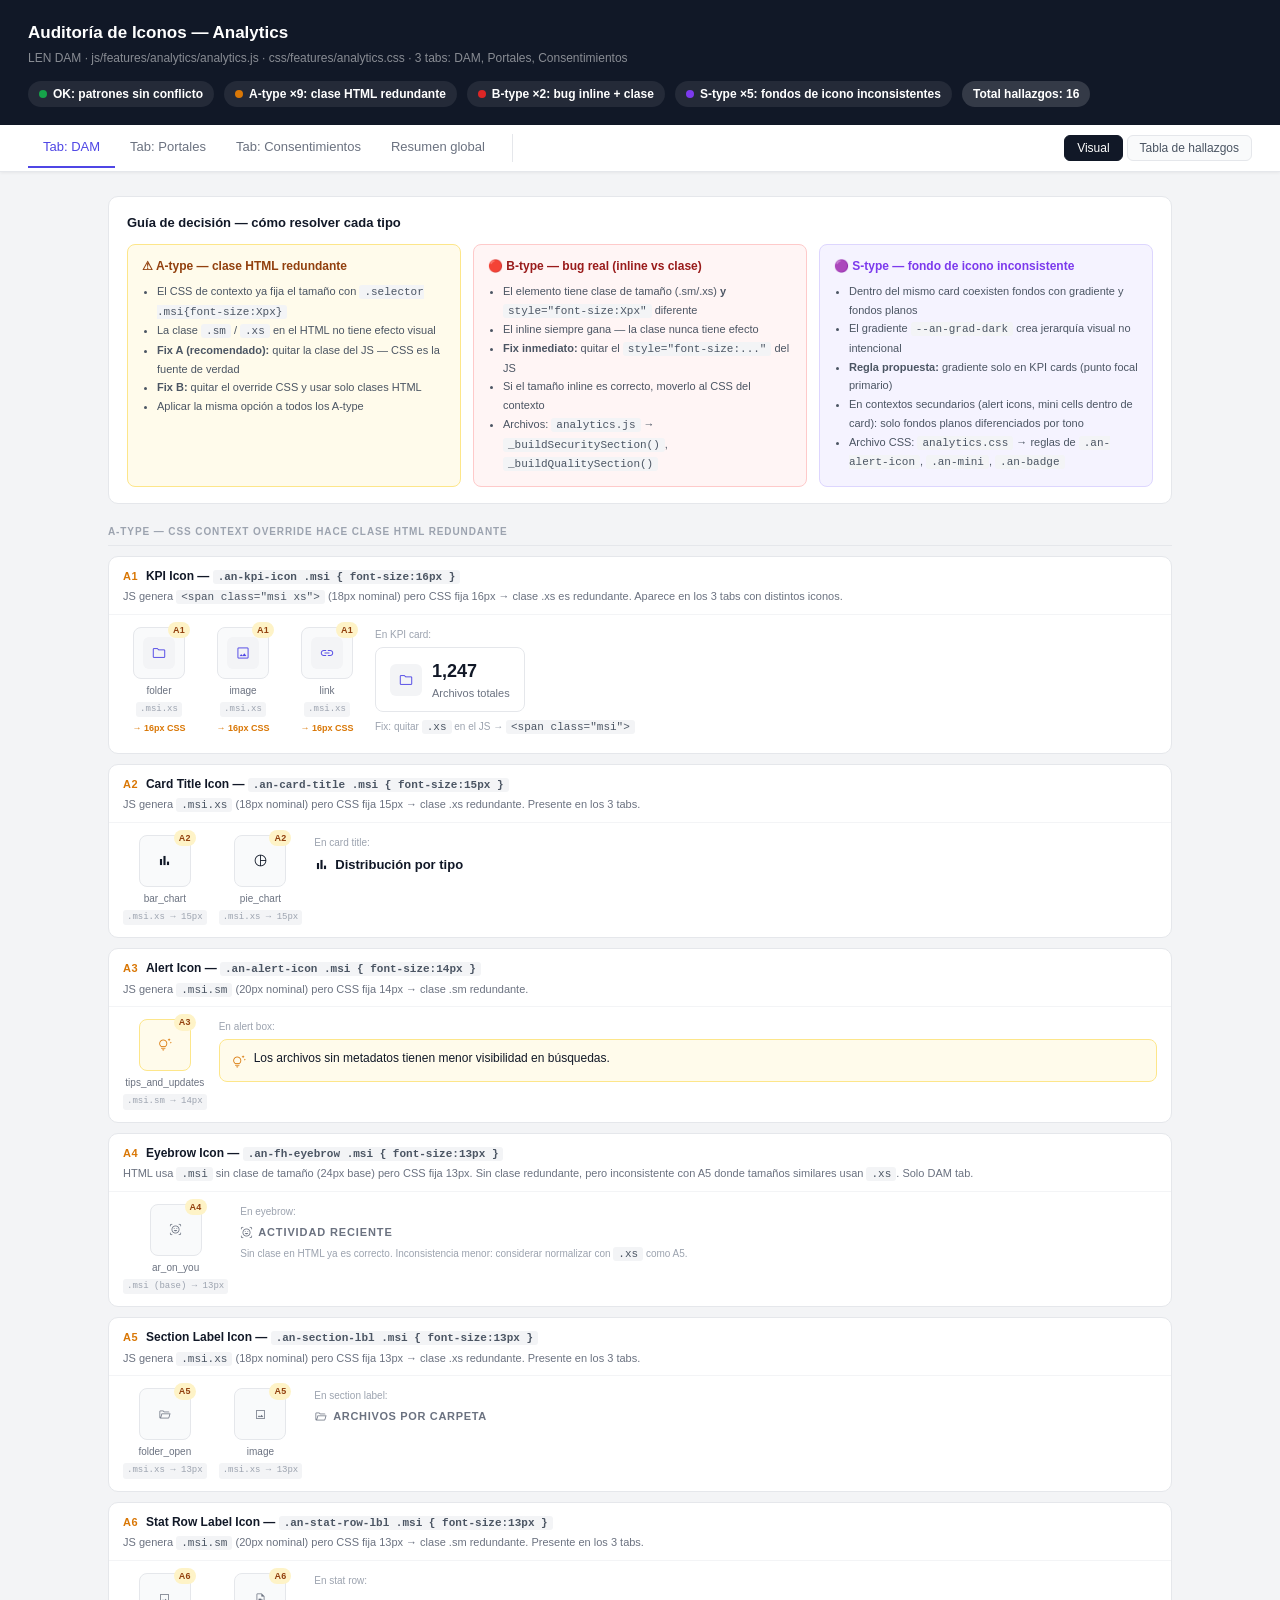
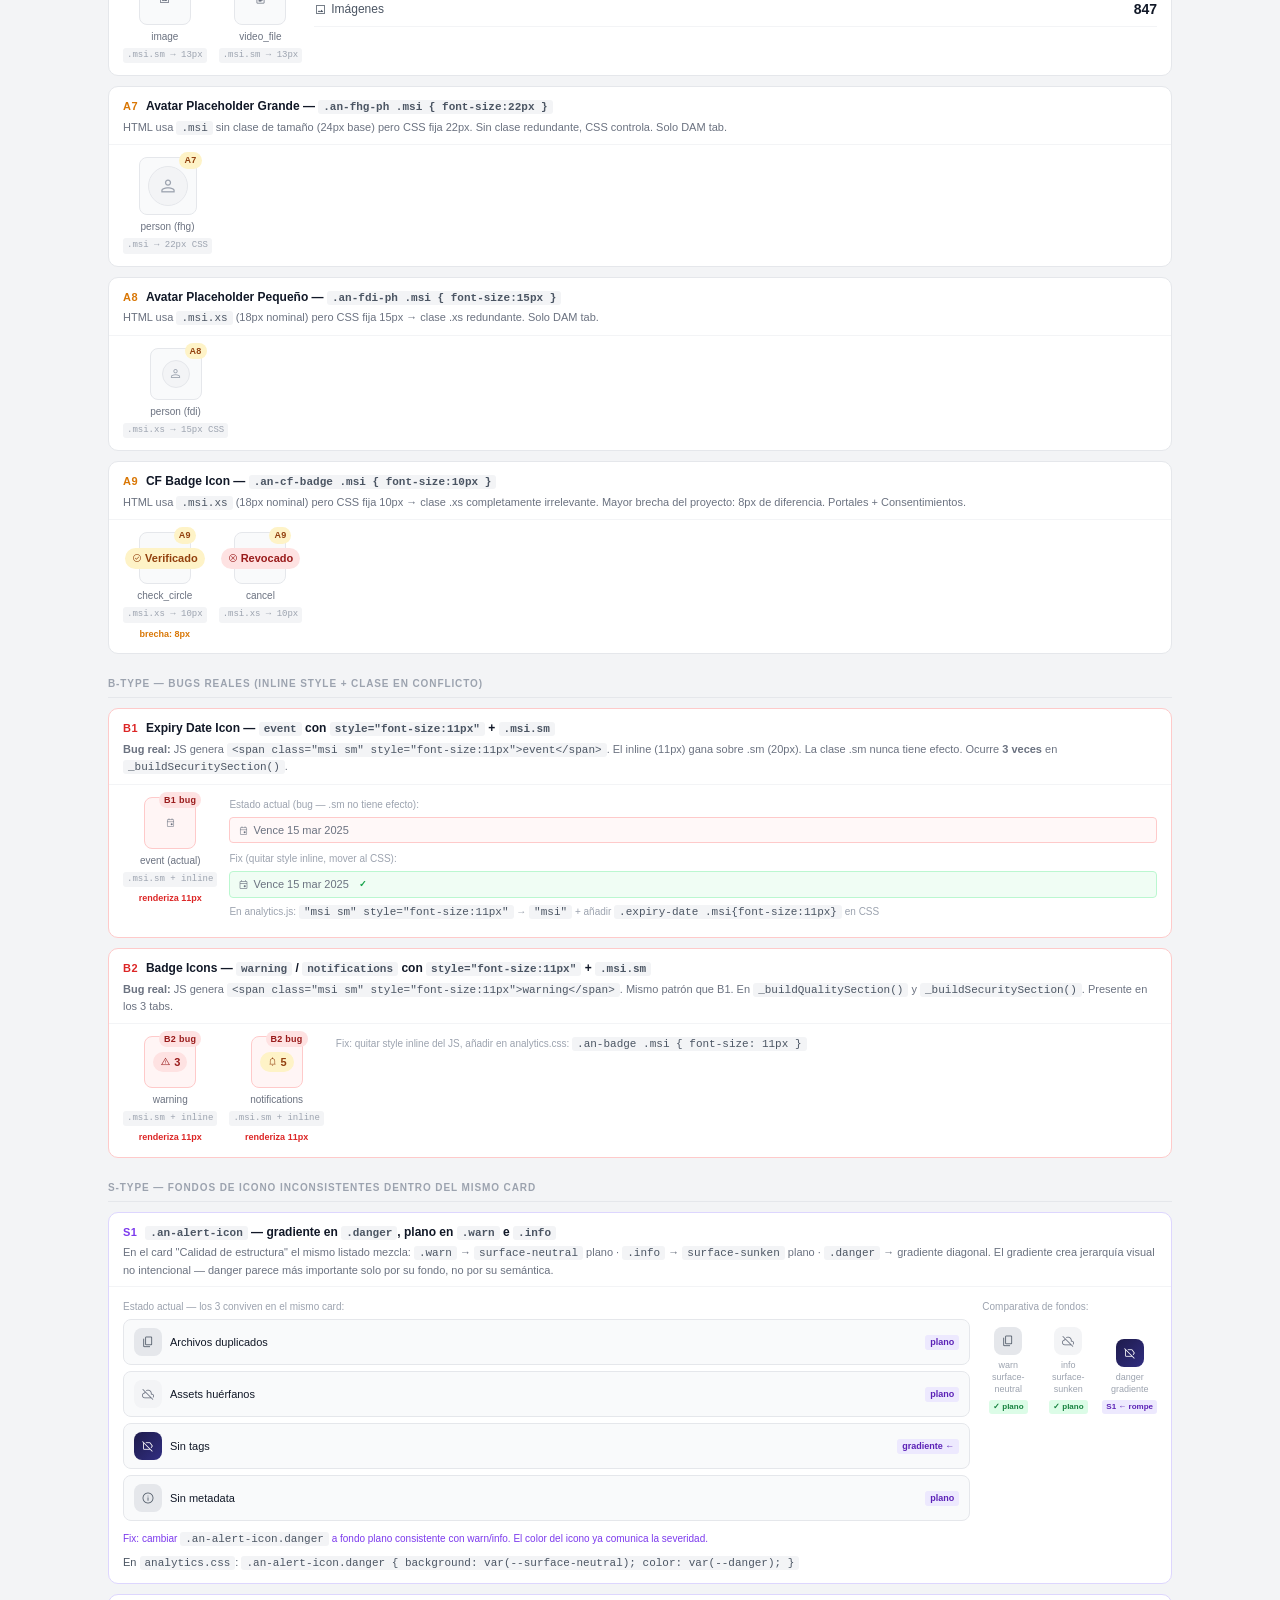
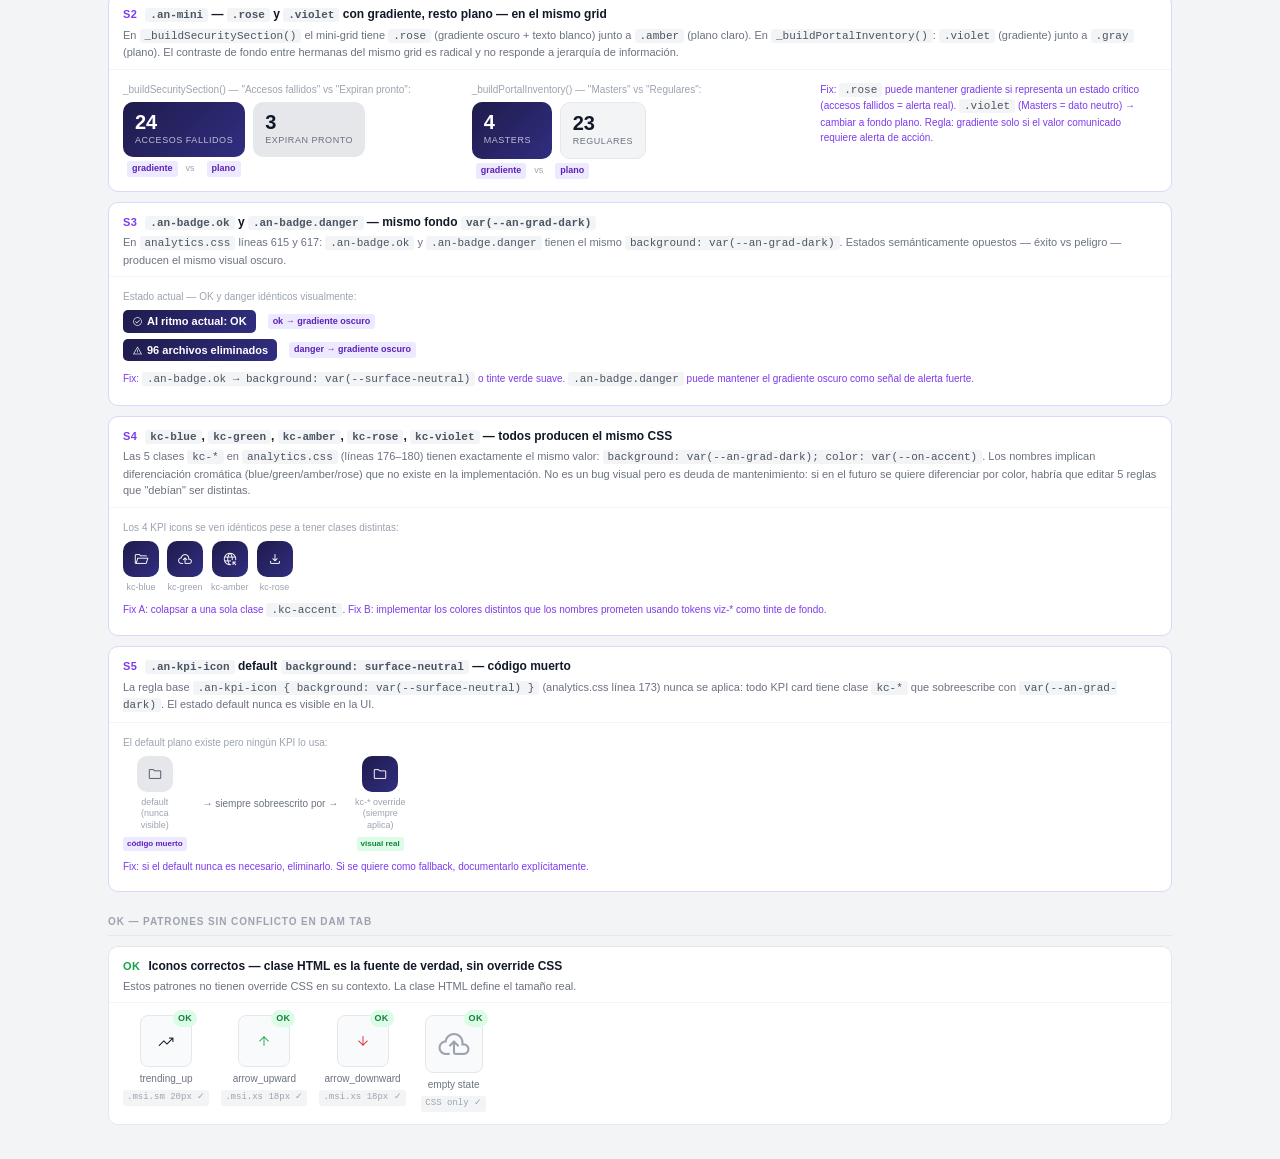
<file: icon-audit-analytics.html>
<!DOCTYPE html>
<html lang="es">
<head>
<meta charset="UTF-8">
<meta name="viewport" content="width=device-width, initial-scale=1.0">
<title>Auditoría de Iconos — Analytics · LEN DAM</title>
<link rel="stylesheet" href="https://fonts.googleapis.com/css2?family=Material+Symbols+Outlined:opsz,wght,FILL,GRAD@20..48,100..700,0..1,-50..200" />
<style>
/* === TOKENS (mirrored from css/tokens.css, light mode) === */
:root {
  --font-ui: 'Inter', -apple-system, BlinkMacSystemFont, sans-serif;
  --g50:#f9fafb;--g100:#f3f4f6;--g200:#e5e7eb;--g300:#d1d5db;
  --g400:#9ca3af;--g500:#6b7280;--g600:#4b5563;--g700:#374151;
  --g800:#1f2937;--g900:#111827;
  --accent:#4f46e5;--accent-soft:rgba(79,70,229,.12);
  --on-accent:#fff;--on-accent-faint:rgba(255,255,255,.55);--on-accent-muted:rgba(255,255,255,.75);
  --text:#111827;--text-secondary:#4b5563;--text-muted:#6b7280;--text-faint:#9ca3af;
  --surface:#fff;--surface-1:#f9fafb;--surface-sunken:#f3f4f6;
  --border:#e5e7eb;--border-strong:#d1d5db;
  --danger:#dc2626;--success:#16a34a;--warning:#b45309;
  --radius:8px;
  --viz-1:#4f46e5;--viz-2:#0ea5e9;--viz-3:#10b981;--viz-4:#f59e0b;--viz-5:#ef4444;--viz-6:#8b5cf6;
  /* audit palette */
  --tag-ok:#16a34a;--tag-ok-bg:#dcfce7;--tag-ok-text:#15803d;
  --tag-a:#d97706;--tag-a-bg:#fef3c7;--tag-a-text:#92400e;
  --tag-b:#dc2626;--tag-b-bg:#fee2e2;--tag-b-text:#991b1b;
  --tag-s:#7c3aed;--tag-s-bg:#ede9fe;--tag-s-text:#5b21b6;
  /* app gradient token replicas */
  --an-grad-dark: linear-gradient(135deg, #1e1b4b 0%, #312e81 100%);
}
*{box-sizing:border-box;margin:0;padding:0}
body{font-family:var(--font-ui);background:var(--g100);color:var(--text);font-size:14px;line-height:1.5}
code{font-family:'Courier New',monospace;font-size:11px;background:var(--g100);padding:1px 5px;border-radius:3px;color:var(--text-secondary)}

/* Material Symbols */
.msi{font-family:'Material Symbols Outlined';font-weight:400;font-style:normal;line-height:1;letter-spacing:normal;text-transform:none;display:inline-block;white-space:nowrap;direction:ltr;-webkit-font-smoothing:antialiased;font-variation-settings:'opsz' 24,'wght' 300,'FILL' 0,'GRAD' -25;font-size:24px;vertical-align:middle}
.msi.sm{font-size:20px;font-variation-settings:'opsz' 20,'wght' 300,'FILL' 0,'GRAD' -25}
.msi.xs{font-size:18px;font-variation-settings:'opsz' 18,'wght' 300,'FILL' 0,'GRAD' -25}

/* === HEADER === */
.audit-header{background:var(--g900);color:#fff;padding:20px 28px 18px}
.audit-header h1{font-size:17px;font-weight:700;margin-bottom:3px}
.audit-header p{font-size:12px;color:rgba(255,255,255,.5);margin-bottom:14px}
.stats-bar{display:flex;gap:10px;flex-wrap:wrap}
.stat-pill{display:inline-flex;align-items:center;gap:6px;background:rgba(255,255,255,.08);border-radius:20px;padding:4px 11px;font-size:12px;font-weight:600}
.dot{width:8px;height:8px;border-radius:50%;flex-shrink:0}
.dot-ok{background:var(--tag-ok)}
.dot-a{background:var(--tag-a)}
.dot-b{background:var(--tag-b)}
.dot-s{background:var(--tag-s)}

/* === CONTROL BAR === */
.controls{background:var(--surface);border-bottom:1px solid var(--border);padding:0 28px;display:flex;align-items:center;gap:0;position:sticky;top:0;z-index:100;box-shadow:0 1px 3px rgba(0,0,0,.06)}
.tab-bar{display:flex}
.tab-btn{padding:12px 15px;border:none;background:none;cursor:pointer;font-size:13px;font-weight:500;color:var(--text-muted);border-bottom:2px solid transparent;transition:all .15s;font-family:var(--font-ui);white-space:nowrap}
.tab-btn.active{color:var(--accent);border-bottom-color:var(--accent)}
.ctrl-sep{width:1px;height:28px;background:var(--border);margin:0 12px;align-self:center;flex-shrink:0}
.view-toggle{display:flex;gap:4px;margin-left:auto;padding:10px 0}
.view-btn{padding:5px 12px;border-radius:6px;border:1px solid var(--border);background:var(--surface-1);font-size:12px;font-weight:500;cursor:pointer;color:var(--text-secondary);font-family:var(--font-ui);transition:all .15s}
.view-btn.active{background:var(--g900);color:#fff;border-color:var(--g900)}

/* === MAIN === */
.main{padding:24px 28px;max-width:1120px;margin:0 auto}
.tab-content{display:none}
.tab-content.active{display:block}
.view-pane{display:none}
.view-pane.active{display:block}

/* === SECTION HEADERS === */
.sh{font-size:10px;font-weight:700;text-transform:uppercase;letter-spacing:.09em;color:var(--text-faint);margin:22px 0 10px;padding-bottom:6px;border-bottom:1px solid var(--border)}
.sh:first-child{margin-top:0}

/* === PATTERN CARDS === */
.pcard{background:var(--surface);border:1px solid var(--border);border-radius:10px;margin-bottom:10px;overflow:hidden}
.pcard-head{padding:10px 14px 0;display:flex;align-items:baseline;gap:8px}
.pcard-id{font-size:11px;font-weight:800;letter-spacing:.04em}
.pcard-id.ok{color:var(--tag-ok)}
.pcard-id.a{color:var(--tag-a)}
.pcard-id.b{color:var(--tag-b)}
.pcard-title{font-size:12px;font-weight:600;color:var(--text)}
.pcard-note{padding:3px 14px 8px;font-size:11px;color:var(--text-muted);line-height:1.5}
.pcard-body{padding:12px 14px;display:flex;flex-wrap:wrap;gap:12px;align-items:flex-start;border-top:1px solid var(--g100)}

/* === ICON SPECIMENS === */
.specimen{display:flex;flex-direction:column;align-items:center;gap:5px;min-width:72px}
.specimen-box{position:relative;width:52px;height:52px;border-radius:8px;background:var(--g50);border:1px solid var(--border);display:flex;align-items:center;justify-content:center}
.specimen-box.bug-bg{background:#fff5f5;border-color:#fecaca}
.btag{position:absolute;top:-6px;right:-6px;font-size:9px;font-weight:800;padding:2px 5px;border-radius:20px;letter-spacing:.03em;line-height:1.4;white-space:nowrap}
.btag.ok{background:var(--tag-ok-bg);color:var(--tag-ok-text)}
.btag.a{background:var(--tag-a-bg);color:var(--tag-a-text)}
.btag.b{background:var(--tag-b-bg);color:var(--tag-b-text)}
.btag.s{background:var(--tag-s-bg);color:var(--tag-s-text)}
.spec-name{font-size:10px;color:var(--text-muted);text-align:center;line-height:1.3}
.spec-code{font-size:9px;font-family:'Courier New',monospace;color:var(--text-faint);text-align:center;background:var(--g100);padding:1px 4px;border-radius:3px}
.spec-px{font-size:9px;font-weight:700;color:var(--tag-a)}
.spec-px.bug{color:var(--tag-b)}

/* === DEMO COMPONENTS === */
.demo-wrap{flex:1;min-width:220px}
.demo-label{font-size:10px;color:var(--text-faint);margin-bottom:5px}
.kpi-demo{display:inline-flex;align-items:center;gap:10px;background:var(--surface);border:1px solid var(--border);border-radius:8px;padding:10px 14px}
.kpi-icon-box{width:32px;height:32px;border-radius:6px;background:var(--surface-sunken);display:flex;align-items:center;justify-content:center}
.kpi-val{font-size:18px;font-weight:700}
.kpi-lbl{font-size:11px;color:var(--text-muted)}
.card-title-demo{display:flex;align-items:center;gap:6px;font-size:13px;font-weight:600}
.sec-lbl-demo{display:flex;align-items:center;gap:6px;font-size:11px;font-weight:600;text-transform:uppercase;letter-spacing:.06em;color:var(--text-muted)}
.alert-demo{display:flex;align-items:flex-start;gap:8px;background:#fffbeb;border:1px solid #fde68a;border-radius:8px;padding:10px 12px}
.alert-txt{font-size:12px;line-height:1.4}
.eyebrow-demo{display:flex;align-items:center;gap:5px;font-size:11px;font-weight:700;text-transform:uppercase;letter-spacing:.08em;color:var(--text-muted)}
.stat-row-demo{display:flex;align-items:center;padding:6px 0;border-bottom:1px solid var(--g100)}
.stat-lbl{display:flex;align-items:center;gap:4px;font-size:12px;color:var(--text-secondary);flex:1}
.badge-demo{display:inline-flex;align-items:center;gap:3px;font-size:11px;font-weight:600;padding:2px 7px;border-radius:20px}
.badge-warn{background:#fef3c7;color:#92400e}
.badge-danger{background:#fee2e2;color:#991b1b}
.fhg-ph{width:40px;height:40px;border-radius:50%;background:var(--surface-sunken);border:1px solid var(--border);display:flex;align-items:center;justify-content:center}
.fdi-ph{width:28px;height:28px;border-radius:50%;background:var(--surface-sunken);border:1px solid var(--border);display:flex;align-items:center;justify-content:center}
.bug-row{display:flex;align-items:center;gap:4px;font-size:11px;color:var(--text-muted);background:#fff8f8;border:1px solid #fecaca;border-radius:4px;padding:4px 8px}
.fix-row{display:flex;align-items:center;gap:4px;font-size:11px;color:var(--text-muted);background:#f0fdf4;border:1px solid #bbf7d0;border-radius:4px;padding:4px 8px;margin-top:5px}

/* === DECISION GUIDE === */
.guide{background:var(--surface);border:1px solid var(--border);border-radius:10px;padding:16px 18px;margin-bottom:20px}
.guide-title{font-size:13px;font-weight:700;margin-bottom:12px}
.guide-grid{display:grid;grid-template-columns:1fr 1fr;gap:12px}
@media(max-width:600px){.guide-grid{grid-template-columns:1fr}}
.guide-card{border-radius:8px;padding:12px 14px}
.guide-card.ac{background:#fffbeb;border:1px solid #fde68a}
.guide-card.bc{background:#fff5f5;border:1px solid #fecaca}
.guide-card-h{font-size:12px;font-weight:700;margin-bottom:7px}
.guide-card-h.ac{color:#92400e}
.guide-card-h.bc{color:#991b1b}
.guide-card ul{font-size:11px;color:var(--text-secondary);line-height:1.7;padding-left:15px}

/* === FINDINGS TABLE === */
.filter-bar{display:flex;gap:6px;flex-wrap:wrap;margin-bottom:14px}
.fbtn{font-size:11px;font-weight:600;padding:4px 11px;border-radius:20px;border:1px solid var(--border);background:var(--surface);cursor:pointer;color:var(--text-secondary);font-family:var(--font-ui);transition:all .15s}
.fbtn.active{background:var(--g800);color:#fff;border-color:var(--g800)}
.fbtn.fa.active{background:var(--tag-a);border-color:var(--tag-a);color:#fff}
.fbtn.fb.active{background:var(--tag-b);border-color:var(--tag-b);color:#fff}
.fbtn.fok.active{background:var(--tag-ok);border-color:var(--tag-ok);color:#fff}
.ftable{width:100%;border-collapse:collapse;background:var(--surface);border-radius:10px;overflow:hidden;border:1px solid var(--border);font-size:12px}
.ftable th{font-size:10px;font-weight:700;text-transform:uppercase;letter-spacing:.06em;color:var(--text-muted);padding:9px 11px;text-align:left;background:var(--surface-1);border-bottom:1px solid var(--border);white-space:nowrap}
.ftable td{padding:8px 11px;border-bottom:1px solid var(--g100);vertical-align:top}
.ftable tr:last-child td{border-bottom:none}
.ftable tr:hover td{background:var(--g50)}
.ftable tr[data-verdict="b"] td{background:#fffafa}
.ftable tr[data-verdict="b"]:hover td{background:#fff5f5}
.vbadge{display:inline-flex;align-items:center;gap:3px;font-size:10px;font-weight:700;padding:2px 7px;border-radius:20px;white-space:nowrap}
.vbadge.ok{background:var(--tag-ok-bg);color:var(--tag-ok-text)}
.vbadge.a{background:var(--tag-a-bg);color:var(--tag-a-text)}
.vbadge.b{background:var(--tag-b-bg);color:var(--tag-b-text)}
.vbadge.s{background:var(--tag-s-bg);color:var(--tag-s-text)}

/* S-type: icon support backgrounds demo */
.support-compare{display:flex;gap:8px;flex-wrap:wrap;align-items:flex-end}
.support-item{display:flex;flex-direction:column;align-items:center;gap:5px}
.support-box{width:36px;height:36px;border-radius:10px;display:flex;align-items:center;justify-content:center;position:relative}
.support-box.grad{background:var(--an-grad-dark);color:#fff}
.support-box.flat-neutral{background:var(--g200);color:var(--text-secondary)}
.support-box.flat-sunken{background:var(--g100);color:var(--text-muted)}
.support-box.flat-surface{background:var(--surface);border:1px solid var(--border);color:var(--text-muted)}
.support-label{font-size:9px;color:var(--text-faint);text-align:center;line-height:1.3;max-width:52px}
.support-verdict{font-size:8px;font-weight:700;padding:1px 4px;border-radius:3px;text-align:center}
.support-verdict.same-card{background:var(--tag-s-bg);color:var(--tag-s-text)}
.support-verdict.ok-v{background:var(--tag-ok-bg);color:var(--tag-ok-text)}

/* mini cell demos */
.mini-demo{border-radius:10px;padding:10px 12px;display:inline-flex;flex-direction:column;gap:2px;min-width:80px}
.mini-demo.grad{background:var(--an-grad-dark)}
.mini-demo.flat-n{background:var(--g200)}
.mini-demo.flat-s{background:var(--g100);border:1px solid var(--border)}
.mini-val{font-size:20px;font-weight:700;line-height:1;color:var(--text)}
.mini-val.inv{color:#fff}
.mini-lbl{font-size:9px;color:var(--text-muted);text-transform:uppercase;letter-spacing:.06em}
.mini-lbl.inv{color:rgba(255,255,255,.7)}

/* badge demos */
.badge-compare{display:flex;gap:8px;align-items:center;flex-wrap:wrap}
.b-demo{display:inline-flex;align-items:center;gap:4px;font-size:11px;font-weight:600;padding:3px 9px;border-radius:5px}
.b-demo.grad{background:var(--an-grad-dark);color:#fff}
.b-demo.flat{background:var(--g200);color:var(--text)}
.b-demo.flat-s{background:var(--g100);border:1px solid var(--border);color:var(--text-secondary)}

.same-card-tag{font-size:9px;font-weight:700;background:var(--tag-s-bg);color:var(--tag-s-text);padding:1px 5px;border-radius:3px;margin-left:4px}
.fix-cell{font-size:11px;color:var(--text-secondary);line-height:1.5;max-width:260px}
.px-bug{color:var(--tag-b);font-weight:700}

/* === SUMMARY TABLE === */
.sum-table{width:100%;border-collapse:collapse;font-size:12px;background:var(--surface);border-radius:10px;overflow:hidden;border:1px solid var(--border)}
.sum-table th{font-size:10px;font-weight:700;text-transform:uppercase;letter-spacing:.06em;color:var(--text-muted);padding:8px 11px;background:var(--surface-1);border-bottom:1px solid var(--border);text-align:left}
.sum-table td{padding:7px 11px;border-bottom:1px solid var(--g100)}
.sum-table tr:last-child td{border-bottom:none}
</style>
</head>
<body>

<div class="audit-header">
  <h1>Auditoría de Iconos — Analytics</h1>
  <p>LEN DAM · js/features/analytics/analytics.js · css/features/analytics.css · 3 tabs: DAM, Portales, Consentimientos</p>
  <div class="stats-bar">
    <div class="stat-pill"><div class="dot dot-ok"></div>OK: patrones sin conflicto</div>
    <div class="stat-pill"><div class="dot dot-a"></div>A-type ×9: clase HTML redundante</div>
    <div class="stat-pill"><div class="dot dot-b"></div>B-type ×2: bug inline + clase</div>
    <div class="stat-pill"><div class="dot dot-s"></div>S-type ×5: fondos de icono inconsistentes</div>
    <div class="stat-pill" style="background:rgba(255,255,255,.15);">Total hallazgos: 16</div>
  </div>
</div>

<div class="controls">
  <div class="tab-bar">
    <button class="tab-btn active" onclick="showTab('dam',this)">Tab: DAM</button>
    <button class="tab-btn" onclick="showTab('portales',this)">Tab: Portales</button>
    <button class="tab-btn" onclick="showTab('consentimientos',this)">Tab: Consentimientos</button>
    <button class="tab-btn" onclick="showTab('resumen',this)">Resumen global</button>
  </div>
  <div class="ctrl-sep"></div>
  <div class="view-toggle">
    <button class="view-btn active" onclick="showView('visual',this)">Visual</button>
    <button class="view-btn" onclick="showView('tabla',this)">Tabla de hallazgos</button>
  </div>
</div>

<div class="main">

<!-- =================== VISUAL VIEW =================== -->
<div class="view-pane active" id="view-visual">

  <div class="guide">
    <div class="guide-title">Guía de decisión — cómo resolver cada tipo</div>
    <div class="guide-grid" style="grid-template-columns:1fr 1fr 1fr">
      <div class="guide-card ac">
        <div class="guide-card-h ac">⚠ A-type — clase HTML redundante</div>
        <ul>
          <li>El CSS de contexto ya fija el tamaño con <code>.selector .msi{font-size:Xpx}</code></li>
          <li>La clase <code>.sm</code> / <code>.xs</code> en el HTML no tiene efecto visual</li>
          <li><strong>Fix A (recomendado):</strong> quitar la clase del JS — CSS es la fuente de verdad</li>
          <li><strong>Fix B:</strong> quitar el override CSS y usar solo clases HTML</li>
          <li>Aplicar la misma opción a todos los A-type</li>
        </ul>
      </div>
      <div class="guide-card bc">
        <div class="guide-card-h bc">🔴 B-type — bug real (inline vs clase)</div>
        <ul>
          <li>El elemento tiene clase de tamaño (.sm/.xs) <strong>y</strong> <code>style="font-size:Xpx"</code> diferente</li>
          <li>El inline siempre gana — la clase nunca tiene efecto</li>
          <li><strong>Fix inmediato:</strong> quitar el <code>style="font-size:..."</code> del JS</li>
          <li>Si el tamaño inline es correcto, moverlo al CSS del contexto</li>
          <li>Archivos: <code>analytics.js</code> → <code>_buildSecuritySection()</code>, <code>_buildQualitySection()</code></li>
        </ul>
      </div>
      <div class="guide-card" style="background:#f5f3ff;border:1px solid #ddd6fe;">
        <div class="guide-card-h" style="color:var(--tag-s);">🟣 S-type — fondo de icono inconsistente</div>
        <ul>
          <li>Dentro del mismo card coexisten fondos con gradiente y fondos planos</li>
          <li>El gradiente <code>--an-grad-dark</code> crea jerarquía visual no intencional</li>
          <li><strong>Regla propuesta:</strong> gradiente solo en KPI cards (punto focal primario)</li>
          <li>En contextos secundarios (alert icons, mini cells dentro de card): solo fondos planos diferenciados por tono</li>
          <li>Archivo CSS: <code>analytics.css</code> → reglas de <code>.an-alert-icon</code>, <code>.an-mini</code>, <code>.an-badge</code></li>
        </ul>
      </div>
    </div>
  </div>

  <!-- ========= DAM TAB ========= -->
  <div class="tab-content active" id="tab-dam">

    <div class="sh">A-type — CSS context override hace clase HTML redundante</div>

    <div class="pcard">
      <div class="pcard-head"><span class="pcard-id a">A1</span><span class="pcard-title">KPI Icon — <code>.an-kpi-icon .msi { font-size:16px }</code></span></div>
      <div class="pcard-note">JS genera <code>&lt;span class="msi xs"&gt;</code> (18px nominal) pero CSS fija 16px → clase .xs es redundante. Aparece en los 3 tabs con distintos iconos.</div>
      <div class="pcard-body">
        <div class="specimen">
          <div class="specimen-box"><div class="kpi-icon-box"><span class="msi" style="font-size:16px;color:var(--accent)">folder</span></div><span class="btag a">A1</span></div>
          <div class="spec-name">folder</div><div class="spec-code">.msi.xs</div><div class="spec-px">→ 16px CSS</div>
        </div>
        <div class="specimen">
          <div class="specimen-box"><div class="kpi-icon-box"><span class="msi" style="font-size:16px;color:var(--accent)">image</span></div><span class="btag a">A1</span></div>
          <div class="spec-name">image</div><div class="spec-code">.msi.xs</div><div class="spec-px">→ 16px CSS</div>
        </div>
        <div class="specimen">
          <div class="specimen-box"><div class="kpi-icon-box"><span class="msi" style="font-size:16px;color:var(--accent)">link</span></div><span class="btag a">A1</span></div>
          <div class="spec-name">link</div><div class="spec-code">.msi.xs</div><div class="spec-px">→ 16px CSS</div>
        </div>
        <div class="demo-wrap">
          <div class="demo-label">En KPI card:</div>
          <div class="kpi-demo">
            <div class="kpi-icon-box"><span class="msi" style="font-size:16px;color:var(--accent)">folder</span></div>
            <div><div class="kpi-val">1,247</div><div class="kpi-lbl">Archivos totales</div></div>
          </div>
          <div class="demo-label" style="margin-top:7px;">Fix: quitar <code>.xs</code> en el JS → <code>&lt;span class="msi"&gt;</code></div>
        </div>
      </div>
    </div>

    <div class="pcard">
      <div class="pcard-head"><span class="pcard-id a">A2</span><span class="pcard-title">Card Title Icon — <code>.an-card-title .msi { font-size:15px }</code></span></div>
      <div class="pcard-note">JS genera <code>.msi.xs</code> (18px nominal) pero CSS fija 15px → clase .xs redundante. Presente en los 3 tabs.</div>
      <div class="pcard-body">
        <div class="specimen">
          <div class="specimen-box"><span class="msi" style="font-size:15px;">bar_chart</span><span class="btag a">A2</span></div>
          <div class="spec-name">bar_chart</div><div class="spec-code">.msi.xs → 15px</div>
        </div>
        <div class="specimen">
          <div class="specimen-box"><span class="msi" style="font-size:15px;">pie_chart</span><span class="btag a">A2</span></div>
          <div class="spec-name">pie_chart</div><div class="spec-code">.msi.xs → 15px</div>
        </div>
        <div class="demo-wrap">
          <div class="demo-label">En card title:</div>
          <div class="card-title-demo"><span class="msi" style="font-size:15px;">bar_chart</span> Distribución por tipo</div>
        </div>
      </div>
    </div>

    <div class="pcard">
      <div class="pcard-head"><span class="pcard-id a">A3</span><span class="pcard-title">Alert Icon — <code>.an-alert-icon .msi { font-size:14px }</code></span></div>
      <div class="pcard-note">JS genera <code>.msi.sm</code> (20px nominal) pero CSS fija 14px → clase .sm redundante.</div>
      <div class="pcard-body">
        <div class="specimen">
          <div class="specimen-box" style="background:#fffbeb;border-color:#fde68a;"><span class="msi" style="font-size:14px;color:#d97706;">tips_and_updates</span><span class="btag a">A3</span></div>
          <div class="spec-name">tips_and_updates</div><div class="spec-code">.msi.sm → 14px</div>
        </div>
        <div class="demo-wrap">
          <div class="demo-label">En alert box:</div>
          <div class="alert-demo">
            <div><span class="msi" style="font-size:14px;color:#d97706;">tips_and_updates</span></div>
            <div class="alert-txt">Los archivos sin metadatos tienen menor visibilidad en búsquedas.</div>
          </div>
        </div>
      </div>
    </div>

    <div class="pcard">
      <div class="pcard-head"><span class="pcard-id a">A4</span><span class="pcard-title">Eyebrow Icon — <code>.an-fh-eyebrow .msi { font-size:13px }</code></span></div>
      <div class="pcard-note">HTML usa <code>.msi</code> sin clase de tamaño (24px base) pero CSS fija 13px. Sin clase redundante, pero inconsistente con A5 donde tamaños similares usan <code>.xs</code>. Solo DAM tab.</div>
      <div class="pcard-body">
        <div class="specimen">
          <div class="specimen-box"><span class="msi" style="font-size:13px;color:var(--text-muted);">ar_on_you</span><span class="btag a">A4</span></div>
          <div class="spec-name">ar_on_you</div><div class="spec-code">.msi (base) → 13px</div>
        </div>
        <div class="demo-wrap">
          <div class="demo-label">En eyebrow:</div>
          <div class="eyebrow-demo"><span class="msi" style="font-size:13px;color:var(--text-muted);">ar_on_you</span> Actividad reciente</div>
          <div class="demo-label" style="margin-top:6px;">Sin clase en HTML ya es correcto. Inconsistencia menor: considerar normalizar con <code>.xs</code> como A5.</div>
        </div>
      </div>
    </div>

    <div class="pcard">
      <div class="pcard-head"><span class="pcard-id a">A5</span><span class="pcard-title">Section Label Icon — <code>.an-section-lbl .msi { font-size:13px }</code></span></div>
      <div class="pcard-note">JS genera <code>.msi.xs</code> (18px nominal) pero CSS fija 13px → clase .xs redundante. Presente en los 3 tabs.</div>
      <div class="pcard-body">
        <div class="specimen">
          <div class="specimen-box"><span class="msi" style="font-size:13px;color:var(--text-muted);">folder_open</span><span class="btag a">A5</span></div>
          <div class="spec-name">folder_open</div><div class="spec-code">.msi.xs → 13px</div>
        </div>
        <div class="specimen">
          <div class="specimen-box"><span class="msi" style="font-size:13px;color:var(--text-muted);">image</span><span class="btag a">A5</span></div>
          <div class="spec-name">image</div><div class="spec-code">.msi.xs → 13px</div>
        </div>
        <div class="demo-wrap">
          <div class="demo-label">En section label:</div>
          <div class="sec-lbl-demo"><span class="msi" style="font-size:13px;">folder_open</span> Archivos por carpeta</div>
        </div>
      </div>
    </div>

    <div class="pcard">
      <div class="pcard-head"><span class="pcard-id a">A6</span><span class="pcard-title">Stat Row Label Icon — <code>.an-stat-row-lbl .msi { font-size:13px }</code></span></div>
      <div class="pcard-note">JS genera <code>.msi.sm</code> (20px nominal) pero CSS fija 13px → clase .sm redundante. Presente en los 3 tabs.</div>
      <div class="pcard-body">
        <div class="specimen">
          <div class="specimen-box"><span class="msi" style="font-size:13px;color:var(--text-muted);">image</span><span class="btag a">A6</span></div>
          <div class="spec-name">image</div><div class="spec-code">.msi.sm → 13px</div>
        </div>
        <div class="specimen">
          <div class="specimen-box"><span class="msi" style="font-size:13px;color:var(--text-muted);">video_file</span><span class="btag a">A6</span></div>
          <div class="spec-name">video_file</div><div class="spec-code">.msi.sm → 13px</div>
        </div>
        <div class="demo-wrap">
          <div class="demo-label">En stat row:</div>
          <div class="stat-row-demo">
            <div class="stat-lbl"><span class="msi" style="font-size:13px;">image</span> Imágenes</div>
            <strong>847</strong>
          </div>
        </div>
      </div>
    </div>

    <div class="pcard">
      <div class="pcard-head"><span class="pcard-id a">A7</span><span class="pcard-title">Avatar Placeholder Grande — <code>.an-fhg-ph .msi { font-size:22px }</code></span></div>
      <div class="pcard-note">HTML usa <code>.msi</code> sin clase de tamaño (24px base) pero CSS fija 22px. Sin clase redundante, CSS controla. Solo DAM tab.</div>
      <div class="pcard-body">
        <div class="specimen">
          <div class="specimen-box" style="width:58px;height:58px;"><div class="fhg-ph"><span class="msi" style="font-size:22px;color:var(--text-faint);">person</span></div><span class="btag a">A7</span></div>
          <div class="spec-name">person (fhg)</div><div class="spec-code">.msi → 22px CSS</div>
        </div>
      </div>
    </div>

    <div class="pcard">
      <div class="pcard-head"><span class="pcard-id a">A8</span><span class="pcard-title">Avatar Placeholder Pequeño — <code>.an-fdi-ph .msi { font-size:15px }</code></span></div>
      <div class="pcard-note">HTML usa <code>.msi.xs</code> (18px nominal) pero CSS fija 15px → clase .xs redundante. Solo DAM tab.</div>
      <div class="pcard-body">
        <div class="specimen">
          <div class="specimen-box"><div class="fdi-ph"><span class="msi" style="font-size:15px;color:var(--text-faint);">person</span></div><span class="btag a">A8</span></div>
          <div class="spec-name">person (fdi)</div><div class="spec-code">.msi.xs → 15px CSS</div>
        </div>
      </div>
    </div>

    <div class="pcard">
      <div class="pcard-head"><span class="pcard-id a">A9</span><span class="pcard-title">CF Badge Icon — <code>.an-cf-badge .msi { font-size:10px }</code></span></div>
      <div class="pcard-note">HTML usa <code>.msi.xs</code> (18px nominal) pero CSS fija 10px → clase .xs completamente irrelevante. Mayor brecha del proyecto: 8px de diferencia. Portales + Consentimientos.</div>
      <div class="pcard-body">
        <div class="specimen">
          <div class="specimen-box"><div class="badge-demo badge-warn"><span class="msi" style="font-size:10px;">check_circle</span> Verificado</div><span class="btag a">A9</span></div>
          <div class="spec-name">check_circle</div><div class="spec-code">.msi.xs → 10px</div><div class="spec-px">brecha: 8px</div>
        </div>
        <div class="specimen">
          <div class="specimen-box"><div class="badge-demo badge-danger"><span class="msi" style="font-size:10px;">cancel</span> Revocado</div><span class="btag a">A9</span></div>
          <div class="spec-name">cancel</div><div class="spec-code">.msi.xs → 10px</div>
        </div>
      </div>
    </div>

    <div class="sh">B-type — bugs reales (inline style + clase en conflicto)</div>

    <div class="pcard" style="border-color:#fecaca;">
      <div class="pcard-head"><span class="pcard-id b">B1</span><span class="pcard-title">Expiry Date Icon — <code>event</code> con <code>style="font-size:11px"</code> + <code>.msi.sm</code></span></div>
      <div class="pcard-note"><strong>Bug real:</strong> JS genera <code>&lt;span class="msi sm" style="font-size:11px"&gt;event&lt;/span&gt;</code>. El inline (11px) gana sobre .sm (20px). La clase .sm nunca tiene efecto. Ocurre <strong>3 veces</strong> en <code>_buildSecuritySection()</code>.</div>
      <div class="pcard-body">
        <div class="specimen">
          <div class="specimen-box bug-bg"><span class="msi sm" style="font-size:11px;color:var(--text-muted);">event</span><span class="btag b">B1 bug</span></div>
          <div class="spec-name">event (actual)</div><div class="spec-code">.msi.sm + inline</div><div class="spec-px bug">renderiza 11px</div>
        </div>
        <div class="demo-wrap">
          <div class="demo-label">Estado actual (bug — .sm no tiene efecto):</div>
          <div class="bug-row"><span class="msi sm" style="font-size:11px;color:var(--text-muted);">event</span> Vence 15 mar 2025</div>
          <div class="demo-label" style="margin-top:8px;">Fix (quitar style inline, mover al CSS):</div>
          <div class="fix-row"><span class="msi" style="font-size:11px;color:var(--text-muted);">event</span> Vence 15 mar 2025 <span style="font-size:9px;color:var(--tag-ok);font-weight:700;margin-left:6px;">✓</span></div>
          <div class="demo-label" style="margin-top:6px;">En analytics.js: <code>"msi sm" style="font-size:11px"</code> → <code>"msi"</code> + añadir <code>.expiry-date .msi{font-size:11px}</code> en CSS</div>
        </div>
      </div>
    </div>

    <div class="pcard" style="border-color:#fecaca;">
      <div class="pcard-head"><span class="pcard-id b">B2</span><span class="pcard-title">Badge Icons — <code>warning</code> / <code>notifications</code> con <code>style="font-size:11px"</code> + <code>.msi.sm</code></span></div>
      <div class="pcard-note"><strong>Bug real:</strong> JS genera <code>&lt;span class="msi sm" style="font-size:11px"&gt;warning&lt;/span&gt;</code>. Mismo patrón que B1. En <code>_buildQualitySection()</code> y <code>_buildSecuritySection()</code>. Presente en los 3 tabs.</div>
      <div class="pcard-body">
        <div class="specimen">
          <div class="specimen-box bug-bg"><div class="badge-demo badge-danger"><span class="msi sm" style="font-size:11px;">warning</span> 3</div><span class="btag b">B2 bug</span></div>
          <div class="spec-name">warning</div><div class="spec-code">.msi.sm + inline</div><div class="spec-px bug">renderiza 11px</div>
        </div>
        <div class="specimen">
          <div class="specimen-box bug-bg"><div class="badge-demo badge-warn"><span class="msi sm" style="font-size:11px;">notifications</span> 5</div><span class="btag b">B2 bug</span></div>
          <div class="spec-name">notifications</div><div class="spec-code">.msi.sm + inline</div><div class="spec-px bug">renderiza 11px</div>
        </div>
        <div class="demo-wrap">
          <div class="demo-label">Fix: quitar style inline del JS, añadir en analytics.css: <code>.an-badge .msi { font-size: 11px }</code></div>
        </div>
      </div>
    </div>

    <div class="sh">S-type — fondos de icono inconsistentes dentro del mismo card</div>

    <div class="pcard" style="border-color:#ddd6fe;">
      <div class="pcard-head"><span class="pcard-id" style="color:var(--tag-s)">S1</span><span class="pcard-title"><code>.an-alert-icon</code> — gradiente en <code>.danger</code>, plano en <code>.warn</code> e <code>.info</code></span></div>
      <div class="pcard-note">En el card "Calidad de estructura" el mismo listado mezcla: <code>.warn</code> → <code>surface-neutral</code> plano · <code>.info</code> → <code>surface-sunken</code> plano · <code>.danger</code> → gradiente diagonal. El gradiente crea jerarquía visual no intencional — danger parece más importante solo por su fondo, no por su semántica.</div>
      <div class="pcard-body">
        <div style="flex:1;min-width:260px;">
          <div class="demo-label">Estado actual — los 3 conviven en el mismo card:</div>
          <div style="display:flex;flex-direction:column;gap:6px;margin-top:4px;">
            <div style="display:flex;align-items:center;gap:8px;padding:8px 10px;background:var(--surface-1);border:1px solid var(--border);border-radius:8px;">
              <div class="support-box flat-neutral" style="border-radius:8px;width:28px;height:28px;flex-shrink:0;"><span class="msi" style="font-size:14px;">content_copy</span></div>
              <div style="flex:1;font-size:11px;">Archivos duplicados</div>
              <span class="same-card-tag">plano</span>
            </div>
            <div style="display:flex;align-items:center;gap:8px;padding:8px 10px;background:var(--surface-1);border:1px solid var(--border);border-radius:8px;">
              <div class="support-box flat-sunken" style="border-radius:8px;width:28px;height:28px;flex-shrink:0;"><span class="msi" style="font-size:14px;">cloud_off</span></div>
              <div style="flex:1;font-size:11px;">Assets huérfanos</div>
              <span class="same-card-tag">plano</span>
            </div>
            <div style="display:flex;align-items:center;gap:8px;padding:8px 10px;background:var(--surface-1);border:1px solid var(--border);border-radius:8px;">
              <div class="support-box grad" style="border-radius:8px;width:28px;height:28px;flex-shrink:0;"><span class="msi" style="font-size:14px;color:#fff;">label_off</span></div>
              <div style="flex:1;font-size:11px;">Sin tags</div>
              <span class="same-card-tag">gradiente ←</span>
            </div>
            <div style="display:flex;align-items:center;gap:8px;padding:8px 10px;background:var(--surface-1);border:1px solid var(--border);border-radius:8px;">
              <div class="support-box flat-neutral" style="border-radius:8px;width:28px;height:28px;flex-shrink:0;"><span class="msi" style="font-size:14px;">info</span></div>
              <div style="flex:1;font-size:11px;">Sin metadata</div>
              <span class="same-card-tag">plano</span>
            </div>
          </div>
          <div class="demo-label" style="margin-top:10px;color:var(--tag-s);">Fix: cambiar <code>.an-alert-icon.danger</code> a fondo plano consistente con warn/info. El color del icono ya comunica la severidad.</div>
          <div style="margin-top:6px;font-size:11px;color:var(--text-secondary);">En <code>analytics.css</code>: <code>.an-alert-icon.danger { background: var(--surface-neutral); color: var(--danger); }</code></div>
        </div>
        <div style="display:flex;flex-direction:column;gap:8px;">
          <div class="demo-label">Comparativa de fondos:</div>
          <div class="support-compare">
            <div class="support-item">
              <div class="support-box flat-neutral" style="border-radius:8px;width:28px;height:28px;"><span class="msi" style="font-size:14px;">content_copy</span></div>
              <div class="support-label">warn<br>surface-neutral</div>
              <div class="support-verdict ok-v">✓ plano</div>
            </div>
            <div class="support-item">
              <div class="support-box flat-sunken" style="border-radius:8px;width:28px;height:28px;"><span class="msi" style="font-size:14px;">cloud_off</span></div>
              <div class="support-label">info<br>surface-sunken</div>
              <div class="support-verdict ok-v">✓ plano</div>
            </div>
            <div class="support-item">
              <div class="support-box grad" style="border-radius:8px;width:28px;height:28px;"><span class="msi" style="font-size:14px;color:#fff;">label_off</span></div>
              <div class="support-label">danger<br>gradiente</div>
              <div class="support-verdict same-card" style="white-space:nowrap;">S1 ← rompe</div>
            </div>
          </div>
        </div>
      </div>
    </div>

    <div class="pcard" style="border-color:#ddd6fe;">
      <div class="pcard-head"><span class="pcard-id" style="color:var(--tag-s)">S2</span><span class="pcard-title"><code>.an-mini</code> — <code>.rose</code> y <code>.violet</code> con gradiente, resto plano — en el mismo grid</span></div>
      <div class="pcard-note">En <code>_buildSecuritySection()</code> el mini-grid tiene <code>.rose</code> (gradiente oscuro + texto blanco) junto a <code>.amber</code> (plano claro). En <code>_buildPortalInventory()</code>: <code>.violet</code> (gradiente) junto a <code>.gray</code> (plano). El contraste de fondo entre hermanas del mismo grid es radical y no responde a jerarquía de información.</div>
      <div class="pcard-body">
        <div style="flex:1;min-width:220px;">
          <div class="demo-label">_buildSecuritySection() — "Accesos fallidos" vs "Expiran pronto":</div>
          <div style="display:flex;gap:8px;margin-top:4px;">
            <div class="mini-demo grad">
              <span class="mini-val inv">24</span>
              <span class="mini-lbl inv">accesos fallidos</span>
            </div>
            <div class="mini-demo flat-n">
              <span class="mini-val">3</span>
              <span class="mini-lbl">expiran pronto</span>
            </div>
          </div>
          <div style="display:flex;gap:4px;margin-top:4px;">
            <span class="same-card-tag">gradiente</span>
            <span style="font-size:9px;color:var(--text-faint);padding:1px 4px;">vs</span>
            <span class="same-card-tag">plano</span>
          </div>
        </div>
        <div style="flex:1;min-width:220px;">
          <div class="demo-label">_buildPortalInventory() — "Masters" vs "Regulares":</div>
          <div style="display:flex;gap:8px;margin-top:4px;">
            <div class="mini-demo grad">
              <span class="mini-val inv">4</span>
              <span class="mini-lbl inv">masters</span>
            </div>
            <div class="mini-demo flat-s">
              <span class="mini-val">23</span>
              <span class="mini-lbl">regulares</span>
            </div>
          </div>
          <div style="display:flex;gap:4px;margin-top:4px;">
            <span class="same-card-tag">gradiente</span>
            <span style="font-size:9px;color:var(--text-faint);padding:1px 4px;">vs</span>
            <span class="same-card-tag">plano</span>
          </div>
        </div>
        <div class="demo-wrap">
          <div class="demo-label" style="color:var(--tag-s);">Fix: <code>.rose</code> puede mantener gradiente si representa un estado crítico (accesos fallidos = alerta real). <code>.violet</code> (Masters = dato neutro) → cambiar a fondo plano. Regla: gradiente solo si el valor comunicado requiere alerta de acción.</div>
        </div>
      </div>
    </div>

    <div class="pcard" style="border-color:#ddd6fe;">
      <div class="pcard-head"><span class="pcard-id" style="color:var(--tag-s)">S3</span><span class="pcard-title"><code>.an-badge.ok</code> y <code>.an-badge.danger</code> — mismo fondo <code>var(--an-grad-dark)</code></span></div>
      <div class="pcard-note">En <code>analytics.css</code> líneas 615 y 617: <code>.an-badge.ok</code> y <code>.an-badge.danger</code> tienen el mismo <code>background: var(--an-grad-dark)</code>. Estados semánticamente opuestos — éxito vs peligro — producen el mismo visual oscuro.</div>
      <div class="pcard-body">
        <div style="flex:1;min-width:200px;">
          <div class="demo-label">Estado actual — OK y danger idénticos visualmente:</div>
          <div class="badge-compare" style="margin-top:6px;">
            <div class="b-demo grad"><span class="msi" style="font-size:11px;color:#fff;">check_circle</span> Al ritmo actual: OK</div>
            <span class="same-card-tag">ok → gradiente oscuro</span>
          </div>
          <div class="badge-compare" style="margin-top:6px;">
            <div class="b-demo grad"><span class="msi" style="font-size:11px;color:#fff;">warning</span> 96 archivos eliminados</div>
            <span class="same-card-tag">danger → gradiente oscuro</span>
          </div>
          <div class="demo-label" style="margin-top:10px;color:var(--tag-s);">Fix: <code>.an-badge.ok → background: var(--surface-neutral)</code> o tinte verde suave. <code>.an-badge.danger</code> puede mantener el gradiente oscuro como señal de alerta fuerte.</div>
        </div>
      </div>
    </div>

    <div class="pcard" style="border-color:#ddd6fe;">
      <div class="pcard-head"><span class="pcard-id" style="color:var(--tag-s)">S4</span><span class="pcard-title"><code>kc-blue</code>, <code>kc-green</code>, <code>kc-amber</code>, <code>kc-rose</code>, <code>kc-violet</code> — todos producen el mismo CSS</span></div>
      <div class="pcard-note">Las 5 clases <code>kc-*</code> en <code>analytics.css</code> (líneas 176–180) tienen exactamente el mismo valor: <code>background: var(--an-grad-dark); color: var(--on-accent)</code>. Los nombres implican diferenciación cromática (blue/green/amber/rose) que no existe en la implementación. No es un bug visual pero es deuda de mantenimiento: si en el futuro se quiere diferenciar por color, habría que editar 5 reglas que "debían" ser distintas.</div>
      <div class="pcard-body">
        <div style="flex:1;min-width:200px;">
          <div class="demo-label">Los 4 KPI icons se ven idénticos pese a tener clases distintas:</div>
          <div class="support-compare" style="margin-top:6px;">
            <div class="support-item">
              <div class="support-box grad" style="border-radius:10px;"><span class="msi" style="font-size:16px;color:#fff;">folder_open</span></div>
              <div class="support-label">kc-blue</div>
            </div>
            <div class="support-item">
              <div class="support-box grad" style="border-radius:10px;"><span class="msi" style="font-size:16px;color:#fff;">cloud_upload</span></div>
              <div class="support-label">kc-green</div>
            </div>
            <div class="support-item">
              <div class="support-box grad" style="border-radius:10px;"><span class="msi" style="font-size:16px;color:#fff;">captive_portal</span></div>
              <div class="support-label">kc-amber</div>
            </div>
            <div class="support-item">
              <div class="support-box grad" style="border-radius:10px;"><span class="msi" style="font-size:16px;color:#fff;">download</span></div>
              <div class="support-label">kc-rose</div>
            </div>
          </div>
          <div class="demo-label" style="margin-top:8px;color:var(--tag-s);">Fix A: colapsar a una sola clase <code>.kc-accent</code>. Fix B: implementar los colores distintos que los nombres prometen usando tokens viz-* como tinte de fondo.</div>
        </div>
      </div>
    </div>

    <div class="pcard" style="border-color:#ddd6fe;">
      <div class="pcard-head"><span class="pcard-id" style="color:var(--tag-s)">S5</span><span class="pcard-title"><code>.an-kpi-icon</code> default <code>background: surface-neutral</code> — código muerto</span></div>
      <div class="pcard-note">La regla base <code>.an-kpi-icon { background: var(--surface-neutral) }</code> (analytics.css línea 173) nunca se aplica: todo KPI card tiene clase <code>kc-*</code> que sobreescribe con <code>var(--an-grad-dark)</code>. El estado default nunca es visible en la UI.</div>
      <div class="pcard-body">
        <div style="flex:1;">
          <div class="demo-label">El default plano existe pero ningún KPI lo usa:</div>
          <div class="support-compare" style="margin-top:6px;">
            <div class="support-item">
              <div class="support-box flat-neutral" style="border-radius:10px;"><span class="msi" style="font-size:16px;">folder</span></div>
              <div class="support-label">default<br>(nunca visible)</div>
              <div class="support-verdict same-card">código muerto</div>
            </div>
            <div style="font-size:10px;color:var(--text-muted);align-self:center;padding:0 8px;">→ siempre sobreescrito por →</div>
            <div class="support-item">
              <div class="support-box grad" style="border-radius:10px;"><span class="msi" style="font-size:16px;color:#fff;">folder</span></div>
              <div class="support-label">kc-* override<br>(siempre aplica)</div>
              <div class="support-verdict ok-v">visual real</div>
            </div>
          </div>
          <div class="demo-label" style="margin-top:8px;color:var(--tag-s);">Fix: si el default nunca es necesario, eliminarlo. Si se quiere como fallback, documentarlo explícitamente.</div>
        </div>
      </div>
    </div>

    <div class="sh">OK — Patrones sin conflicto en DAM tab</div>

    <div class="pcard">
      <div class="pcard-head"><span class="pcard-id ok">OK</span><span class="pcard-title">Iconos correctos — clase HTML es la fuente de verdad, sin override CSS</span></div>
      <div class="pcard-note">Estos patrones no tienen override CSS en su contexto. La clase HTML define el tamaño real.</div>
      <div class="pcard-body">
        <div class="specimen">
          <div class="specimen-box"><span class="msi sm">trending_up</span><span class="btag ok">OK</span></div>
          <div class="spec-name">trending_up</div><div class="spec-code">.msi.sm 20px ✓</div>
        </div>
        <div class="specimen">
          <div class="specimen-box"><span class="msi xs" style="color:var(--success);">arrow_upward</span><span class="btag ok">OK</span></div>
          <div class="spec-name">arrow_upward</div><div class="spec-code">.msi.xs 18px ✓</div>
        </div>
        <div class="specimen">
          <div class="specimen-box"><span class="msi xs" style="color:var(--danger);">arrow_downward</span><span class="btag ok">OK</span></div>
          <div class="spec-name">arrow_downward</div><div class="spec-code">.msi.xs 18px ✓</div>
        </div>
        <div class="specimen">
          <div class="specimen-box" style="width:58px;height:58px;"><span class="msi" style="font-size:36px;color:var(--text-faint);">cloud_upload</span><span class="btag ok">OK</span></div>
          <div class="spec-name">empty state</div><div class="spec-code">CSS only ✓</div>
        </div>
      </div>
    </div>

  </div><!-- /tab-dam -->

  <!-- ========= PORTALES TAB ========= -->
  <div class="tab-content" id="tab-portales">

    <div class="sh">Patrones A-type en Portales tab (mismos componentes base)</div>

    <div class="pcard">
      <div class="pcard-head"><span class="pcard-id a">A1–A3, A5–A6</span><span class="pcard-title">Componentes compartidos — mismos A-type issues que DAM tab</span></div>
      <div class="pcard-note">El tab Portales usa los mismos bloques KPI, card titles, section labels, stat rows y alerts. Los patterns A1, A2, A3, A5, A6 aplican con los mismos overrides CSS. A4/A7/A8 son exclusivos de DAM.</div>
      <div class="pcard-body">
        <div class="specimen">
          <div class="specimen-box"><div class="kpi-icon-box"><span class="msi" style="font-size:16px;color:var(--accent)">link</span></div><span class="btag a">A1</span></div>
          <div class="spec-name">link (portales)</div><div class="spec-code">.msi.xs → 16px</div>
        </div>
        <div class="specimen">
          <div class="specimen-box"><div class="kpi-icon-box"><span class="msi" style="font-size:16px;color:var(--accent)">visibility</span></div><span class="btag a">A1</span></div>
          <div class="spec-name">visibility</div><div class="spec-code">.msi.xs → 16px</div>
        </div>
        <div class="specimen">
          <div class="specimen-box"><div class="kpi-icon-box"><span class="msi" style="font-size:16px;color:var(--accent)">download</span></div><span class="btag a">A1</span></div>
          <div class="spec-name">download</div><div class="spec-code">.msi.xs → 16px</div>
        </div>
        <div class="specimen">
          <div class="specimen-box"><span class="msi" style="font-size:15px;">hub</span><span class="btag a">A2</span></div>
          <div class="spec-name">hub (card title)</div><div class="spec-code">.msi.xs → 15px</div>
        </div>
      </div>
    </div>

    <div class="sh">A9 — CF Badge en Portales (mayor brecha)</div>

    <div class="pcard">
      <div class="pcard-head"><span class="pcard-id a">A9</span><span class="pcard-title">Portal type badges — <code>.an-cf-badge .msi { font-size:10px }</code></span></div>
      <div class="pcard-note">Badges de tipo de portal usan <code>.msi.xs</code> pero CSS fija 10px. La mayor brecha A-type: 18px nominal vs 10px real (8px de diferencia).</div>
      <div class="pcard-body">
        <div class="specimen">
          <div class="specimen-box"><div class="badge-demo" style="background:var(--accent-soft);color:var(--accent);"><span class="msi" style="font-size:10px;">captive_portal</span> Master</div><span class="btag a">A9</span></div>
          <div class="spec-name">captive_portal</div><div class="spec-code">.msi.xs → 10px</div><div class="spec-px">brecha: 8px</div>
        </div>
        <div class="specimen">
          <div class="specimen-box"><div class="badge-demo" style="background:var(--surface-sunken);color:var(--text-secondary);border:1px solid var(--border);"><span class="msi" style="font-size:10px;">hub</span> Regular</div><span class="btag a">A9</span></div>
          <div class="spec-name">hub</div><div class="spec-code">.msi.xs → 10px</div>
        </div>
      </div>
    </div>

    <div class="sh">B2 — Bug también en Portales tab</div>

    <div class="pcard" style="border-color:#fecaca;">
      <div class="pcard-head"><span class="pcard-id b">B2</span><span class="pcard-title">Badge icons en analytics de Portales — mismo bug inline + clase</span></div>
      <div class="pcard-note">Los badges con <code>notifications</code> y <code>warning</code> aparecen en la sección de estadísticas de portales con el mismo conflicto inline + .sm.</div>
      <div class="pcard-body">
        <div class="specimen">
          <div class="specimen-box bug-bg"><div class="badge-demo badge-warn"><span class="msi sm" style="font-size:11px;">notifications</span> 2</div><span class="btag b">B2</span></div>
          <div class="spec-name">notifications</div><div class="spec-code">.sm + inline 11px</div><div class="spec-px bug">renderiza 11px</div>
        </div>
      </div>
    </div>

    <div class="sh">OK — Iconos específicos de Portales tab</div>

    <div class="pcard">
      <div class="pcard-head"><span class="pcard-id ok">OK</span><span class="pcard-title">Iconos de tipo portal en leyendas de distribución</span></div>
      <div class="pcard-note">Iconos <code>captive_portal</code> y <code>hub</code> en leyendas de charts. Controlados solo por CSS del contexto, sin clase redundante.</div>
      <div class="pcard-body">
        <div class="specimen">
          <div class="specimen-box"><span class="msi" style="font-size:14px;color:var(--viz-1);">captive_portal</span><span class="btag ok">OK</span></div>
          <div class="spec-name">captive_portal</div><div class="spec-code">CSS only 14px ✓</div>
        </div>
        <div class="specimen">
          <div class="specimen-box"><span class="msi" style="font-size:14px;color:var(--viz-2);">hub</span><span class="btag ok">OK</span></div>
          <div class="spec-name">hub</div><div class="spec-code">CSS only 14px ✓</div>
        </div>
      </div>
    </div>

  </div><!-- /tab-portales -->

  <!-- ========= CONSENTIMIENTOS TAB ========= -->
  <div class="tab-content" id="tab-consentimientos">

    <div class="sh">Patrones A-type en Consentimientos tab</div>

    <div class="pcard">
      <div class="pcard-head"><span class="pcard-id a">A1–A3, A5–A6, A9</span><span class="pcard-title">Mismos componentes base — mismos A-type issues</span></div>
      <div class="pcard-note">Consentimientos usa los mismos bloques (KPI cards, card titles, section labels, stat rows, alerts, cf-badges). Los patterns A1–A3, A5–A6 y A9 aplican igual.</div>
      <div class="pcard-body">
        <div class="specimen">
          <div class="specimen-box"><div class="kpi-icon-box"><span class="msi" style="font-size:16px;color:var(--accent)">how_to_reg</span></div><span class="btag a">A1</span></div>
          <div class="spec-name">how_to_reg</div><div class="spec-code">.msi.xs → 16px</div>
        </div>
        <div class="specimen">
          <div class="specimen-box"><div class="kpi-icon-box"><span class="msi" style="font-size:16px;color:var(--accent)">verified_user</span></div><span class="btag a">A1</span></div>
          <div class="spec-name">verified_user</div><div class="spec-code">.msi.xs → 16px</div>
        </div>
        <div class="specimen">
          <div class="specimen-box"><div class="kpi-icon-box"><span class="msi" style="font-size:16px;color:var(--accent)">pending</span></div><span class="btag a">A1</span></div>
          <div class="spec-name">pending</div><div class="spec-code">.msi.xs → 16px</div>
        </div>
      </div>
    </div>

    <div class="sh">OK — Iconos de estado de consentimiento (correctos)</div>

    <div class="pcard">
      <div class="pcard-head"><span class="pcard-id ok">OK</span><span class="pcard-title">Status icons — <code>check_circle</code>, <code>cancel</code>, <code>pending</code> con <code>.msi.xs</code></span></div>
      <div class="pcard-note">Iconos de estado individual. Usan <code>.msi.xs</code> (18px) sin override CSS en su contexto. Clase es la fuente de verdad. Correctos.</div>
      <div class="pcard-body">
        <div class="specimen">
          <div class="specimen-box"><span class="msi xs" style="color:var(--success);">check_circle</span><span class="btag ok">OK</span></div>
          <div class="spec-name">Aceptado</div><div class="spec-code">.msi.xs 18px ✓</div>
        </div>
        <div class="specimen">
          <div class="specimen-box"><span class="msi xs" style="color:var(--danger);">cancel</span><span class="btag ok">OK</span></div>
          <div class="spec-name">Revocado</div><div class="spec-code">.msi.xs 18px ✓</div>
        </div>
        <div class="specimen">
          <div class="specimen-box"><span class="msi xs" style="color:var(--text-muted);">pending</span><span class="btag ok">OK</span></div>
          <div class="spec-name">Pendiente</div><div class="spec-code">.msi.xs 18px ✓</div>
        </div>
        <div class="specimen">
          <div class="specimen-box"><span class="msi xs" style="color:var(--warning);">schedule</span><span class="btag ok">OK</span></div>
          <div class="spec-name">Expirado</div><div class="spec-code">.msi.xs 18px ✓</div>
        </div>
      </div>
    </div>

    <div class="sh">B-type — bugs en Consentimientos tab</div>

    <div class="pcard" style="border-color:#fecaca;">
      <div class="pcard-head"><span class="pcard-id b">B1</span><span class="pcard-title">Expiry icons — mismo bug B1 presente en filas de consentimiento</span></div>
      <div class="pcard-note">Los iconos <code>event</code> con <code>style="font-size:11px"</code> + <code>.msi.sm</code> también afectan vistas de Consentimientos. Las <strong>3 instancias</strong> están en <code>_buildSecuritySection()</code>.</div>
      <div class="pcard-body">
        <div class="specimen">
          <div class="specimen-box bug-bg"><span class="msi sm" style="font-size:11px;color:var(--text-muted);">event</span><span class="btag b">B1</span></div>
          <div class="spec-name">event expiry</div><div class="spec-code">.sm + inline 11px</div><div class="spec-px bug">renderiza 11px</div>
        </div>
      </div>
    </div>

  </div><!-- /tab-consentimientos -->

  <!-- ========= RESUMEN TAB ========= -->
  <div class="tab-content" id="tab-resumen">

    <div class="sh">Resumen global — todos los hallazgos</div>

    <div class="pcard">
      <div class="pcard-head"><span class="pcard-id a">A-type ×9</span><span class="pcard-title">Clase HTML redundante — fuente de verdad duplicada</span></div>
      <div class="pcard-note">En todos estos casos el CSS de contexto ya controla el tamaño. La clase .sm/.xs en el HTML no tiene efecto. No es un bug visual — el icono se ve bien — pero es deuda de mantenimiento.</div>
      <div class="pcard-body" style="padding-top:8px;">
        <table class="sum-table" style="font-size:11px;">
          <thead><tr><th>ID</th><th>Contexto CSS</th><th>Clase HTML</th><th>Renderiza</th><th>Tabs</th><th>Fix</th></tr></thead>
          <tbody>
            <tr><td><strong>A1</strong></td><td><code>.an-kpi-icon .msi</code> → 16px</td><td><code>.msi.xs</code></td><td>16px</td><td>Todos</td><td>Quitar <code>.xs</code></td></tr>
            <tr><td><strong>A2</strong></td><td><code>.an-card-title .msi</code> → 15px</td><td><code>.msi.xs</code></td><td>15px</td><td>Todos</td><td>Quitar <code>.xs</code></td></tr>
            <tr><td><strong>A3</strong></td><td><code>.an-alert-icon .msi</code> → 14px</td><td><code>.msi.sm</code></td><td>14px</td><td>Todos</td><td>Quitar <code>.sm</code></td></tr>
            <tr><td><strong>A4</strong></td><td><code>.an-fh-eyebrow .msi</code> → 13px</td><td><code>.msi</code> (sin clase)</td><td>13px</td><td>DAM</td><td>Documentar. Normalizar a <code>.xs</code> opcional.</td></tr>
            <tr><td><strong>A5</strong></td><td><code>.an-section-lbl .msi</code> → 13px</td><td><code>.msi.xs</code></td><td>13px</td><td>Todos</td><td>Quitar <code>.xs</code></td></tr>
            <tr><td><strong>A6</strong></td><td><code>.an-stat-row-lbl .msi</code> → 13px</td><td><code>.msi.sm</code></td><td>13px</td><td>Todos</td><td>Quitar <code>.sm</code></td></tr>
            <tr><td><strong>A7</strong></td><td><code>.an-fhg-ph .msi</code> → 22px</td><td><code>.msi</code> (sin clase)</td><td>22px</td><td>DAM</td><td>Documentar. OK como está.</td></tr>
            <tr><td><strong>A8</strong></td><td><code>.an-fdi-ph .msi</code> → 15px</td><td><code>.msi.xs</code></td><td>15px</td><td>DAM</td><td>Quitar <code>.xs</code></td></tr>
            <tr><td><strong>A9</strong></td><td><code>.an-cf-badge .msi</code> → 10px</td><td><code>.msi.xs</code></td><td>10px</td><td>Portales, Cons.</td><td>Quitar <code>.xs</code> — mayor brecha (8px)</td></tr>
          </tbody>
        </table>
      </div>
    </div>

    <div class="pcard" style="border-color:#fecaca;">
      <div class="pcard-head"><span class="pcard-id b">B-type ×2</span><span class="pcard-title">Bugs reales — inline style gana sobre clase, fix inmediato requerido</span></div>
      <div class="pcard-note">Archivo a editar: <code>js/features/analytics/analytics.js</code>. Agregar reglas en <code>css/features/analytics.css</code>.</div>
      <div class="pcard-body" style="padding-top:8px;">
        <table class="sum-table" style="font-size:11px;">
          <thead><tr><th>ID</th><th>Icono(s)</th><th>Clase HTML</th><th>Inline (gana)</th><th>Función JS</th><th>Fix</th></tr></thead>
          <tbody>
            <tr style="background:#fff5f5;"><td><strong>B1</strong></td><td><code>event</code> ×3</td><td><code>.msi.sm</code></td><td><code style="color:var(--tag-b)">style="font-size:11px"</code></td><td><code>_buildSecuritySection()</code></td><td>Quitar style inline + <code>.expiry-date .msi{font-size:11px}</code> en CSS</td></tr>
            <tr style="background:#fff5f5;"><td><strong>B2</strong></td><td><code>warning</code>, <code>notifications</code></td><td><code>.msi.sm</code></td><td><code style="color:var(--tag-b)">style="font-size:11px"</code></td><td><code>_buildQualitySection()</code>, <code>_buildSecuritySection()</code></td><td>Quitar style inline + <code>.an-badge .msi{font-size:11px}</code> en CSS</td></tr>
          </tbody>
        </table>
      </div>
    </div>

    <div class="pcard" style="border-color:#ddd6fe;">
      <div class="pcard-head"><span class="pcard-id" style="color:var(--tag-s)">S-type ×5</span><span class="pcard-title">Fondos de icono inconsistentes — gradiente vs plano en el mismo contexto</span></div>
      <div class="pcard-note">Regla propuesta: <code>var(--an-grad-dark)</code> solo en KPI cards (punto focal primario). En contextos secundarios dentro de cards: solo fondos planos diferenciados por tono. Archivo: <code>css/features/analytics.css</code>.</div>
      <div class="pcard-body" style="padding-top:8px;">
        <table class="sum-table" style="font-size:11px;">
          <thead><tr><th>ID</th><th>Componente</th><th>Problema</th><th>Contexto</th><th>Fix</th></tr></thead>
          <tbody>
            <tr style="background:#faf5ff;"><td><strong>S1</strong></td><td><code>.an-alert-icon.danger</code></td><td>Gradiente en lista donde .warn/.info son planos</td><td>DAM, Cons.</td><td><code>background: var(--surface-neutral); color: var(--danger)</code></td></tr>
            <tr style="background:#faf5ff;"><td><strong>S2</strong></td><td><code>.an-mini.rose/.violet</code></td><td>Grad-dark en grids donde hermanas son planas</td><td>DAM, Portales</td><td><code>.violet</code> → <code>var(--surface-sunken)</code>. <code>.rose</code> evaluar si requiere alerta.</td></tr>
            <tr style="background:#faf5ff;"><td><strong>S3</strong></td><td><code>.an-badge.ok y .danger</code></td><td>Misma apariencia (grad-dark) para estados opuestos</td><td>DAM</td><td><code>.ok → var(--surface-neutral)</code> o tinte verde</td></tr>
            <tr style="background:#faf5ff;"><td><strong>S4</strong></td><td><code>.kc-blue/green/amber/rose/violet</code></td><td>5 nombres distintos, mismo CSS idéntico</td><td>Todos</td><td>Colapsar a <code>.kc-accent</code> o implementar colores reales</td></tr>
            <tr style="background:#faf5ff;"><td><strong>S5</strong></td><td><code>.an-kpi-icon</code> default</td><td>Regla base <code>surface-neutral</code> nunca visible</td><td>Todos</td><td>Eliminar o documentar como fallback explícito</td></tr>
          </tbody>
        </table>
      </div>
    </div>

  </div><!-- /tab-resumen -->

</div><!-- /view-visual -->

<!-- =================== TABLE VIEW =================== -->
<div class="view-pane" id="view-tabla">

  <div class="filter-bar">
    <button class="fbtn active" onclick="filterTable('all',this)">Todos (16)</button>
    <button class="fbtn fa" onclick="filterTable('a',this)">⚠ A-type (9)</button>
    <button class="fbtn fb" onclick="filterTable('b',this)">🔴 B-type (2)</button>
    <button class="fbtn" style="border-color:var(--tag-s)" onclick="filterTable('s',this)" id="fbtn-s">🟣 S-type (5)</button>
  </div>
  <style>.fbtn#fbtn-s.active{background:var(--tag-s);border-color:var(--tag-s);color:#fff}</style>

  <table class="ftable" id="ftable">
    <thead>
      <tr>
        <th>ID</th>
        <th>Veredicto</th>
        <th>Contexto CSS</th>
        <th>Icono(s)</th>
        <th>Clase HTML</th>
        <th>Override / inline</th>
        <th>Renderiza</th>
        <th>Tab(s)</th>
        <th>Fix recomendado</th>
      </tr>
    </thead>
    <tbody>
      <tr data-verdict="a"><td><strong>A1</strong></td><td><span class="vbadge a">⚠ A-type</span></td><td><code>.an-kpi-icon .msi</code></td><td><code>folder, link, visibility, how_to_reg…</code></td><td><code>.msi.xs</code></td><td><code>font-size:16px</code></td><td>16px</td><td>Todos</td><td class="fix-cell">Quitar <code>.xs</code> del JS. CSS es la fuente de verdad.</td></tr>
      <tr data-verdict="a"><td><strong>A2</strong></td><td><span class="vbadge a">⚠ A-type</span></td><td><code>.an-card-title .msi</code></td><td><code>bar_chart, pie_chart, hub…</code></td><td><code>.msi.xs</code></td><td><code>font-size:15px</code></td><td>15px</td><td>Todos</td><td class="fix-cell">Quitar <code>.xs</code> del JS.</td></tr>
      <tr data-verdict="a"><td><strong>A3</strong></td><td><span class="vbadge a">⚠ A-type</span></td><td><code>.an-alert-icon .msi</code></td><td><code>tips_and_updates, warning…</code></td><td><code>.msi.sm</code></td><td><code>font-size:14px</code></td><td>14px</td><td>Todos</td><td class="fix-cell">Quitar <code>.sm</code> del JS.</td></tr>
      <tr data-verdict="a"><td><strong>A4</strong></td><td><span class="vbadge a">⚠ A-type</span></td><td><code>.an-fh-eyebrow .msi</code></td><td><code>ar_on_you</code></td><td><code>.msi</code> (sin clase)</td><td><code>font-size:13px</code></td><td>13px</td><td>DAM</td><td class="fix-cell">Sin clase redundante. Inconsistencia menor vs A5. Documentar o normalizar a <code>.xs</code>.</td></tr>
      <tr data-verdict="a"><td><strong>A5</strong></td><td><span class="vbadge a">⚠ A-type</span></td><td><code>.an-section-lbl .msi</code></td><td><code>folder_open, image, person…</code></td><td><code>.msi.xs</code></td><td><code>font-size:13px</code></td><td>13px</td><td>Todos</td><td class="fix-cell">Quitar <code>.xs</code> del JS.</td></tr>
      <tr data-verdict="a"><td><strong>A6</strong></td><td><span class="vbadge a">⚠ A-type</span></td><td><code>.an-stat-row-lbl .msi</code></td><td><code>image, video_file, folder…</code></td><td><code>.msi.sm</code></td><td><code>font-size:13px</code></td><td>13px</td><td>Todos</td><td class="fix-cell">Quitar <code>.sm</code> del JS.</td></tr>
      <tr data-verdict="a"><td><strong>A7</strong></td><td><span class="vbadge a">⚠ A-type</span></td><td><code>.an-fhg-ph .msi</code></td><td><code>person</code></td><td><code>.msi</code> (sin clase)</td><td><code>font-size:22px</code></td><td>22px</td><td>DAM</td><td class="fix-cell">Sin clase redundante. CSS controla. OK como está — documentar intención.</td></tr>
      <tr data-verdict="a"><td><strong>A8</strong></td><td><span class="vbadge a">⚠ A-type</span></td><td><code>.an-fdi-ph .msi</code></td><td><code>person</code></td><td><code>.msi.xs</code></td><td><code>font-size:15px</code></td><td>15px</td><td>DAM</td><td class="fix-cell">Quitar <code>.xs</code> del JS.</td></tr>
      <tr data-verdict="a"><td><strong>A9</strong></td><td><span class="vbadge a">⚠ A-type</span></td><td><code>.an-cf-badge .msi</code></td><td><code>check_circle, cancel, captive_portal, hub…</code></td><td><code>.msi.xs</code></td><td><code>font-size:10px</code></td><td>10px</td><td>Portales, Cons.</td><td class="fix-cell">Quitar <code>.xs</code> del JS. Mayor brecha: 18px declarado vs 10px real.</td></tr>
      <tr data-verdict="b"><td><strong>B1</strong></td><td><span class="vbadge b">🔴 B-type</span></td><td><em>ninguno</em></td><td><code>event</code> (×3)</td><td><code>.msi.sm</code></td><td><code style="color:var(--tag-b)">style="font-size:11px"</code></td><td class="px-bug">11px (bug)</td><td>DAM, Cons.</td><td class="fix-cell"><strong>Fix inmediato.</strong> <code>_buildSecuritySection()</code>: quitar style inline. Añadir <code>.expiry-date .msi{font-size:11px}</code> en analytics.css</td></tr>
      <tr data-verdict="b"><td><strong>B2</strong></td><td><span class="vbadge b">🔴 B-type</span></td><td><em>ninguno</em></td><td><code>warning</code>, <code>notifications</code></td><td><code>.msi.sm</code></td><td><code style="color:var(--tag-b)">style="font-size:11px"</code></td><td class="px-bug">11px (bug)</td><td>Todos</td><td class="fix-cell"><strong>Fix inmediato.</strong> <code>_buildQualitySection()</code> + <code>_buildSecuritySection()</code>: quitar style inline. Añadir <code>.an-badge .msi{font-size:11px}</code> en analytics.css</td></tr>
      <tr data-verdict="s" style="background:#faf5ff;"><td><strong>S1</strong></td><td><span class="vbadge s">🟣 S-type</span></td><td><code>.an-alert-icon</code></td><td>content_copy, cloud_off, label_off, info</td><td>—</td><td><code>.danger</code> = gradiente · <code>.warn/.info</code> = plano</td><td>Mixto</td><td>DAM, Cons.</td><td class="fix-cell">Unificar todos a fondos planos. <code>.an-alert-icon.danger { background: var(--surface-neutral); color: var(--danger); }</code></td></tr>
      <tr data-verdict="s" style="background:#faf5ff;"><td><strong>S2</strong></td><td><span class="vbadge s">🟣 S-type</span></td><td><code>.an-mini</code></td><td>—</td><td>—</td><td><code>.rose/.violet</code> = grad-dark · <code>.blue/.amber/.gray</code> = plano</td><td>Mixto</td><td>DAM, Portales</td><td class="fix-cell"><code>.violet</code> → cambiar a <code>var(--surface-sunken)</code>. <code>.rose</code> puede mantener gradiente si comunica alerta. Evaluar caso a caso.</td></tr>
      <tr data-verdict="s" style="background:#faf5ff;"><td><strong>S3</strong></td><td><span class="vbadge s">🟣 S-type</span></td><td><code>.an-badge</code></td><td>check_circle, warning</td><td>—</td><td><code>.ok</code> y <code>.danger</code> = mismo <code>var(--an-grad-dark)</code></td><td>Igual</td><td>DAM</td><td class="fix-cell"><code>.an-badge.ok → background: var(--surface-neutral)</code> o tinte verde. <code>.danger</code> mantiene gradiente.</td></tr>
      <tr data-verdict="s" style="background:#faf5ff;"><td><strong>S4</strong></td><td><span class="vbadge s">🟣 S-type</span></td><td><code>.an-kpi-icon.kc-*</code></td><td>folder, cloud_upload, captive_portal, download</td><td>—</td><td>5 clases <code>kc-*</code> = mismo <code>var(--an-grad-dark)</code></td><td>Idéntico</td><td>Todos</td><td class="fix-cell">Colapsar a <code>.kc-accent</code>, o implementar colores reales usando tokens <code>--viz-*</code> como tinte.</td></tr>
      <tr data-verdict="s" style="background:#faf5ff;"><td><strong>S5</strong></td><td><span class="vbadge s">🟣 S-type</span></td><td><code>.an-kpi-icon</code> default</td><td>—</td><td>—</td><td><code>background: var(--surface-neutral)</code> nunca visible</td><td>Muerto</td><td>Todos</td><td class="fix-cell">Eliminar regla base o documentar como fallback explícito. No produce efecto visual actual.</td></tr>
    </tbody>
  </table>

</div><!-- /view-tabla -->

</div><!-- /main -->

<script>
function showTab(id, btn) {
  document.querySelectorAll('.tab-btn').forEach(b => b.classList.remove('active'));
  btn.classList.add('active');
  document.querySelectorAll('.tab-content').forEach(c => c.classList.remove('active'));
  const t = document.getElementById('tab-' + id);
  if (t) t.classList.add('active');
}

function showView(id, btn) {
  document.querySelectorAll('.view-btn').forEach(b => b.classList.remove('active'));
  btn.classList.add('active');
  document.querySelectorAll('.view-pane').forEach(p => p.classList.remove('active'));
  document.getElementById('view-' + id).classList.add('active');
}

function filterTable(verdict, btn) {
  document.querySelectorAll('.filter-bar .fbtn').forEach(b => b.classList.remove('active'));
  btn.classList.add('active');
  document.querySelectorAll('#ftable tbody tr').forEach(row => {
    row.style.display = (verdict === 'all' || row.dataset.verdict === verdict) ? '' : 'none';
  });
}
</script>
</body>
</html>
</file>
